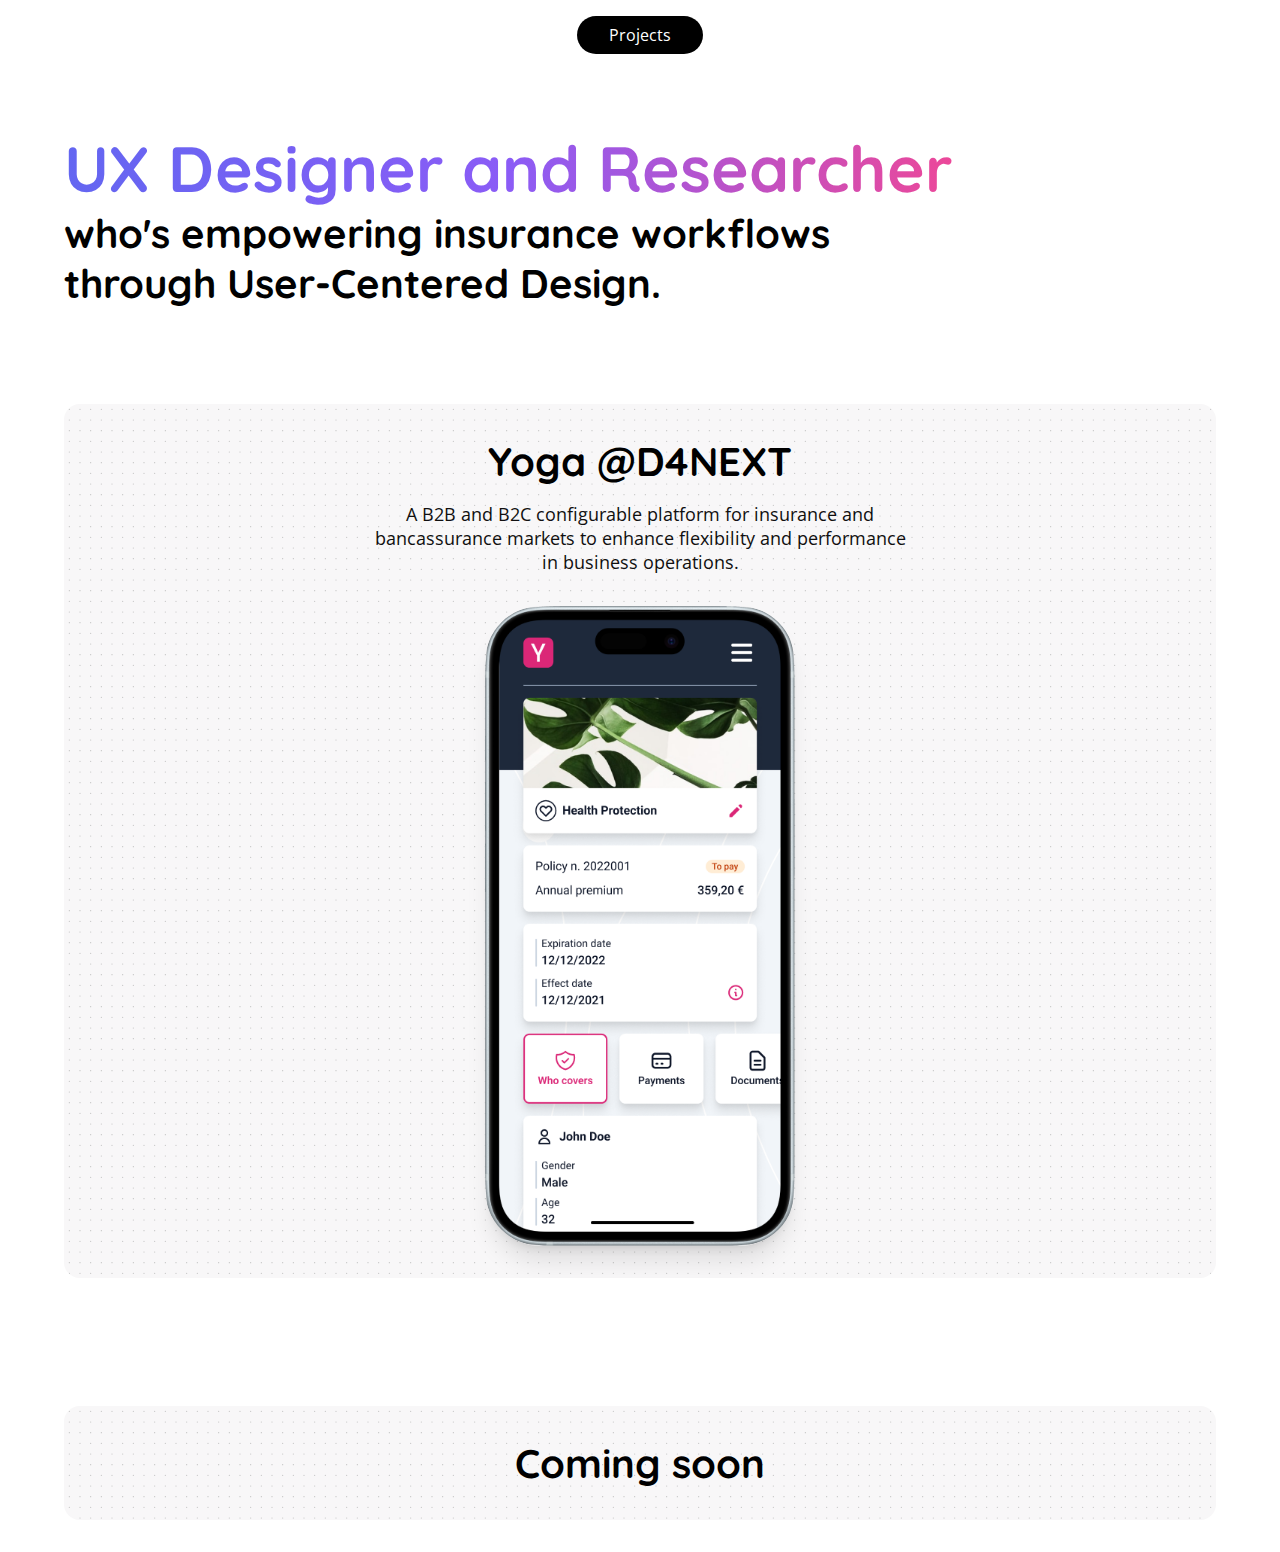
<file: index.html>
<!DOCTYPE html>
<html lang="en">
  <head>
    <meta charset="UTF-8" />
    <meta name="author" content="Federico Landorno" />
    <meta name="robots" content="all" />
    <meta
      http-equiv="keywords"
      content="UI/UX design Federico Landorno Portfolio User Experience Design Product Research"
    />
    <meta name="viewport" content="width=device-width, initial-scale=1.0" />
    <title>Portfolio</title>
    <link rel="stylesheet" href="styles/style.css" />
    <link rel="stylesheet" href="styles/menu.css" />
    <link rel="preconnect" href="https://fonts.googleapis.com" />
    <link rel="preconnect" href="https://fonts.gstatic.com" crossorigin />
    <link
      href="https://fonts.googleapis.com/css2?family=Quicksand:wght@300..700&display=swap"
      rel="stylesheet"
    />
    <link
      href="https://fonts.googleapis.com/css2?family=Open+Sans:ital,wght@0,300..800;1,300..800&family=Quicksand:wght@300..700&display=swap"
      rel="stylesheet"
    />
  </head>

  <body style="background-color: #fff; color: #010101">
    <main>
      <nav>
        <div id="pill">
          <ul>
            <li class="selected">Projects</li>
            <!--li>Clients</li>
                    <li>Bookshelf</li-->
          </ul>
        </div>
      </nav>

      <div id="about">
        <h1><span>UX Designer and Researcher</span></h1>
        <h2>
          who's empowering insurance workflows through User-Centered Design.
        </h2>
      </div>

      <div class="project">
        <a href="./yoga.html">
          <div class="bg-gradient"></div>
          <h2 id="title-yoga">Yoga @D4NEXT</h2>
          <div class="subtitle">
            A B2B and B2C configurable platform for insurance and bancassurance
            markets to enhance flexibility and performance in business
            operations.
          </div>
          <div id="content-yoga">
            <div class="main-object">
              <img src="assets/yoga-b2c.png" id="mockup-b2c" />
            </div>
          </div>
        </a>
      </div>

      <div class="project">
        <a>
          <h2>Coming soon<!--Widget control--></h2>
        </a>
        <!--div class="subtitle">Project brief</div>
                <div id="content-elux">
                    
                </div>
            <button class="learn">Learn more</button-->
      </div>
    </main>
  </body>
</html>
</file>
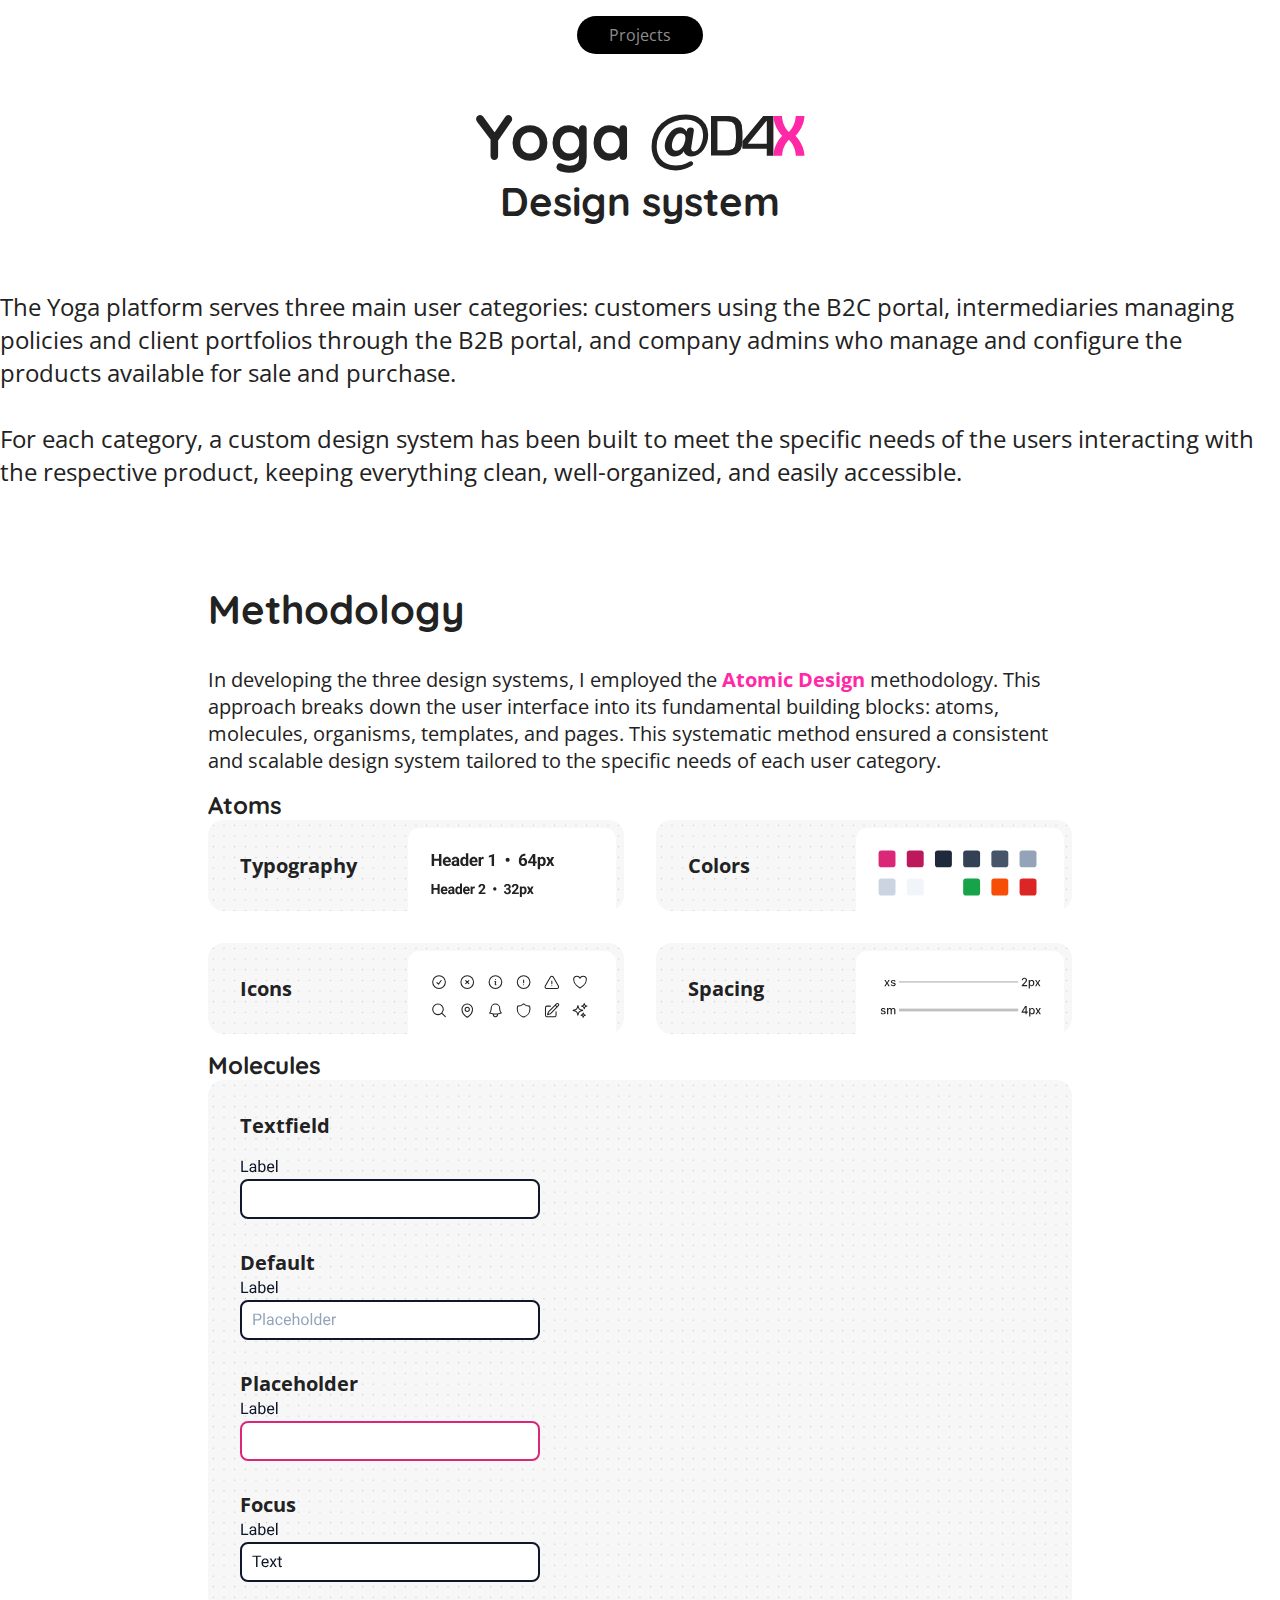
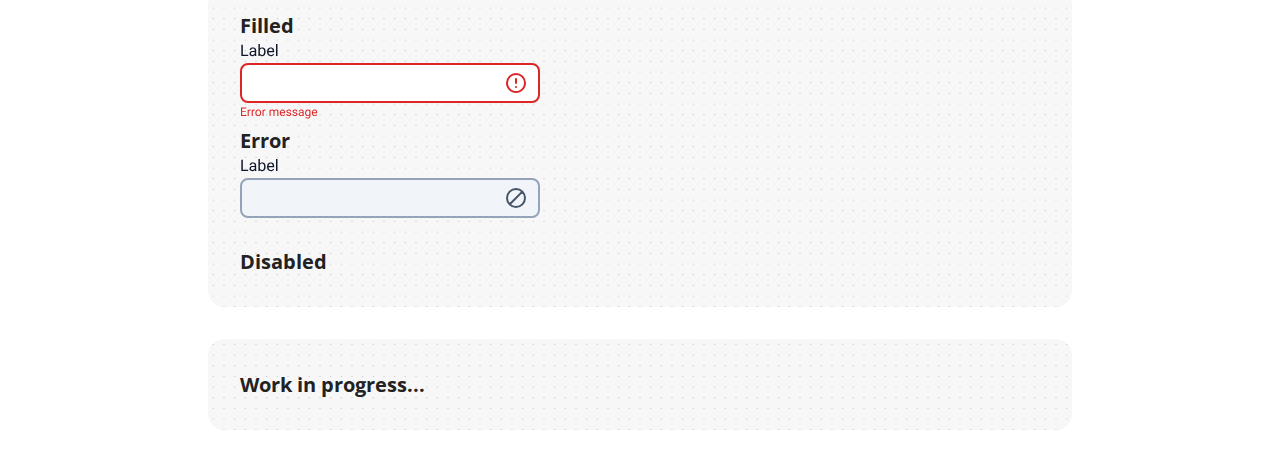
<file: yoga-design-system.html>
<!DOCTYPE html>
<html lang="en">

<head>
    <meta charset="UTF-8">
    <meta name="author" content="Federico Landorno">
    <meta name="robots" content="all">
    <meta HTTP-EQUIV="keywords" content="UI/UX design Federico Landorno Portfolio User Experience Design Product Research">
    <meta name="viewport" content="width=device-width, initial-scale=1.0">
    <title>Portfolio</title>
    <link rel="stylesheet" href="styles/yoga.css">
    <link rel="stylesheet" href="styles/menu.css">
    <link rel="preconnect" href="https://fonts.googleapis.com">
    <link rel="preconnect" href="https://fonts.gstatic.com" crossorigin>
    <link href="https://fonts.googleapis.com/css2?family=Quicksand:wght@300..700&display=swap" rel="stylesheet">
    <link href="https://fonts.googleapis.com/css2?family=Open+Sans:ital,wght@0,300..800;1,300..800&family=Quicksand:wght@300..700&display=swap" rel="stylesheet">

</head>

<body>

    <nav>
        <div id="pill">
            <ul>
                <li><a href="./index.html">Projects</a></li>
                
                    <!--li>Clients</li>
                    <li>Bookshelf</li-->
            </ul>
        </div>
    </nav>

    <main>

        <div id="heading">
            <div id="title">
                <h1>Yoga @</h1>
                <img src="assets/d4x.svg" />
            </div>
            <h2>Design system</h2>
        </div>

        <div id="brief">
            The Yoga platform serves three main user categories: customers using the B2C portal, intermediaries managing policies and client portfolios through the B2B portal, and company admins who manage and configure the products available for sale and purchase.
            <br /><br />
            For each category, a custom design system has been built to meet the specific needs of the users interacting with the respective product, keeping everything clean, well-organized, and easily accessible. 
        </div>

        <div id="section">
            <h2>Methodology</h2>    
            <p>
                In developing the three design systems, I employed the <a href="https://atomicdesign.bradfrost.com/" target="_blank"><b>Atomic Design</b></a> methodology. This approach breaks down the user interface into its fundamental building blocks: atoms, molecules, organisms, templates, and pages.
                This systematic method ensured a consistent and scalable design system tailored to the specific needs of each user category.
            </p>
            <h3>Atoms</h3>
            <div id="atoms">
                <div class="atom">
                    Typography
                    <img src="assets/typography.svg" alt="examples of typography used in the design system"/>
                </div>
                <div class="atom">
                    Colors
                    <img src="assets/colors.svg" alt="colors used in the design system"/>
                </div>
                <div class="atom">
                    Icons
                    <img src="assets/icons.svg" alt="subset of icons used in the design system"/>
                </div>
                <div class="atom">
                    Spacing
                    <img src="assets/spacing.svg" alt="subset of spacing used in the design system"/>
                </div>
            </div>

            <h3>Molecules</h3>
            <div id="molecules">
                <div class="molecule">
                    Textfield
                    <div id="properties">
                        <img src="assets/molecules/textfield-default.svg"/>
                        <div class="adjusted-text-to-field">Default</div>     
                        <img src="assets/molecules/textfield-placeholder.svg"/>
                        <div class="adjusted-text-to-field">Placeholder</div>
                        <img src="assets/molecules/textfield-focus.svg"/>
                        <div class="adjusted-text-to-field">Focus</div>
                        <img src="assets/molecules/textfield-filled.svg"/>
                        <div class="adjusted-text-to-field">Filled</div>
                        <img src="assets/molecules/textfield-error.svg"/>
                        <div>Error</div>
                        <img src="assets/molecules/textfield-disabled.svg"/>
                        <div class="adjusted-text-to-field">Disabled</div>
                    </div>
                </div>
            </div>

            <div class="molecule" style="margin-top: 2rem;">
                Work in progress... 
            </div>
        </div>


        
    </main>
    
</body>

</html>
</file>
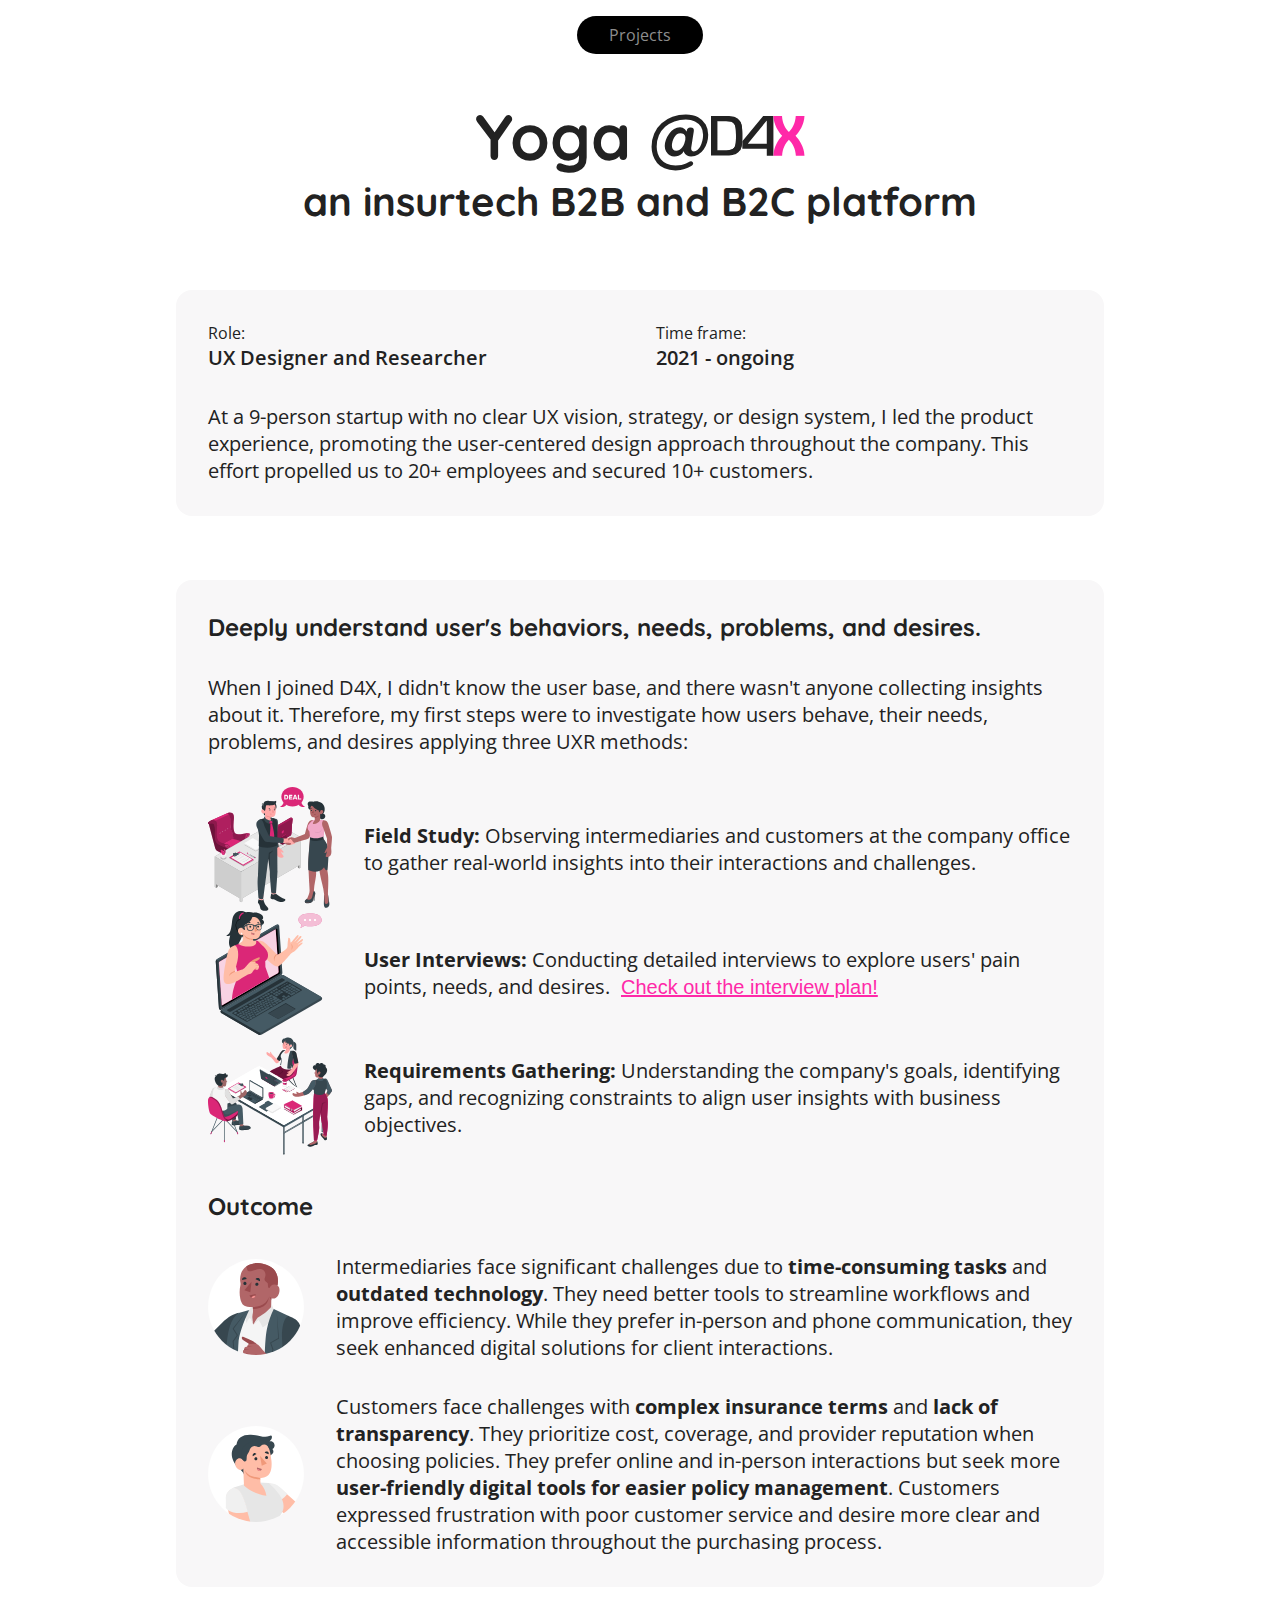
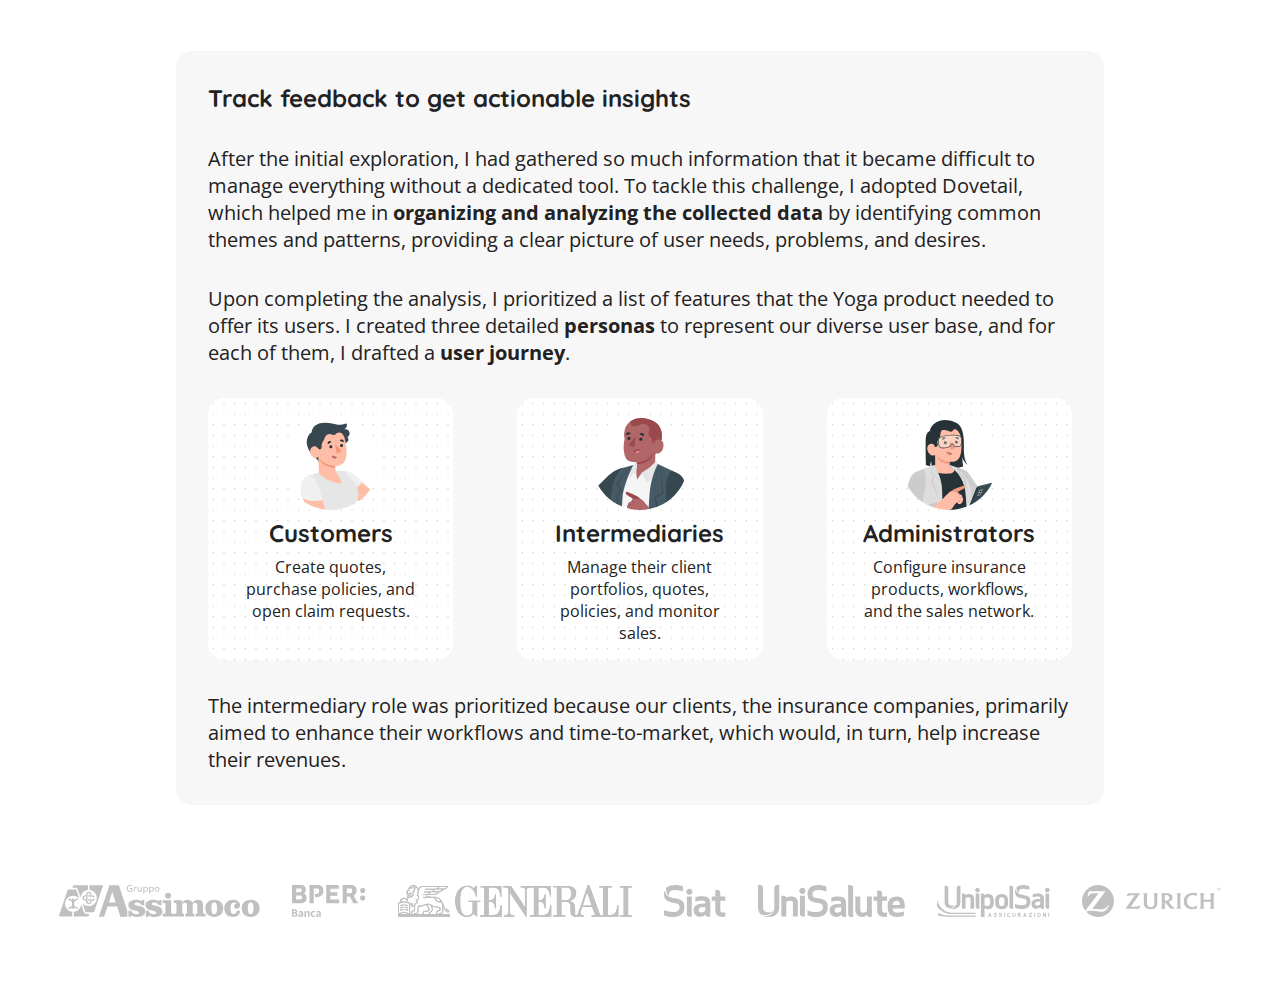
<file: yoga.html>
<!DOCTYPE html>
<html lang="en">
  <head>
    <meta charset="UTF-8" />
    <meta name="author" content="Federico Landorno" />
    <meta name="robots" content="all" />
    <meta
      http-equiv="keywords"
      content="UI/UX design Federico Landorno Portfolio User Experience Design Product Research"
    />
    <meta name="viewport" content="width=device-width, initial-scale=1.0" />
    <title>Portfolio</title>
    <link rel="stylesheet" href="styles/yoga.css" />
    <link rel="stylesheet" href="styles/menu.css" />
    <link rel="stylesheet" href="styles/modal.css" />
    <link rel="preconnect" href="https://fonts.googleapis.com" />
    <link rel="preconnect" href="https://fonts.gstatic.com" crossorigin />
    <link
      href="https://fonts.googleapis.com/css2?family=Quicksand:wght@300..700&display=swap"
      rel="stylesheet"
    />
    <link
      href="https://fonts.googleapis.com/css2?family=Open+Sans:ital,wght@0,300..800;1,300..800&family=Quicksand:wght@300..700&display=swap"
      rel="stylesheet"
    />
  </head>

  <body>
    <nav>
      <div id="pill">
        <ul>
          <li><a href="index.html">Projects</a></li>

          <!--li>Clients</li>
                    <li>Bookshelf</li-->
        </ul>
      </div>
    </nav>

    <main>
      <div id="heading">
        <div id="title">
          <h1>Yoga @</h1>
          <img src="assets/d4x.svg" />
        </div>
        <h2>an insurtech B2B and B2C platform</h2>
      </div>

      <div class="section" id="brief">
        <div>
          <div class="field">
            <div>Role:</div>
            <div>UX Designer and Researcher</div>
          </div>
          <div class="field">
            <div>Time frame:</div>
            <div>2021 - ongoing</div>
          </div>
        </div>
        <div>
          At a 9-person startup with no clear UX vision, strategy, or design
          system, I led the product experience, promoting the user-centered
          design approach throughout the company. This effort propelled us to
          20+ employees and secured 10+ customers<!--, and achieved an astonishing 1000% income increase-->.
        </div>
      </div>

      <div id="know-users">
        <h3>
          Deeply understand user's behaviors, needs, problems, and desires.
        </h3>
        When I joined D4X, I didn't know the user base, and there wasn't anyone
        collecting insights about it. Therefore, my first steps were to
        investigate how users behave, their needs, problems, and desires
        applying three UXR methods:
        <div>
          <div class="research-method">
            <img src="assets/research/field-study.svg" />
            <div>
              <strong>Field Study:</strong> Observing intermediaries and
              customers at the company office to gather real-world insights into
              their interactions and challenges.
            </div>
          </div>
          <div class="research-method">
            <img src="assets/research/interview.svg" />
            <div>
              <strong>User Interviews:</strong> Conducting detailed interviews
              to explore users' pain points, needs, and desires.
              <button class="btn-open">Check out the interview plan!</button>
            </div>
          </div>
          <div class="research-method">
            <img src="assets/research/requirements.svg" />
            <div>
              <strong>Requirements Gathering:</strong> Understanding the
              company's goals, identifying gaps, and recognizing constraints to
              align user insights with business objectives.
            </div>
          </div>
        </div>
        <h3>Outcome</h3>
        <div>
          <div style="display: flex; gap: 2rem; align-items: center">
            <div class="user-section-icon intermediary" style="margin: 0"></div>
            <div>
              Intermediaries face significant challenges due to
              <strong>time-consuming tasks</strong> and
              <strong>outdated technology</strong>. They need better tools to
              streamline workflows and improve efficiency. While they prefer
              in-person and phone communication, they seek enhanced digital
              solutions for client interactions.
            </div>
          </div>
        </div>
        <div style="display: flex; gap: 2rem; align-items: center">
          <div class="user-section-icon customer" style="margin: 0"></div>
          <div>
            Customers face challenges with
            <strong>complex insurance terms</strong> and
            <strong>lack of transparency</strong>. They prioritize cost,
            coverage, and provider reputation when choosing policies. They
            prefer online and in-person interactions but seek more
            <strong
              >user-friendly digital tools for easier policy management</strong
            >. Customers expressed frustration with poor customer service and
            desire more clear and accessible information throughout the
            purchasing process.
          </div>
        </div>
      </div>

      <div class="section">
        <h3>Track feedback to get actionable insights</h3>
        <div>
          After the initial exploration, I had gathered so much information that
          it became difficult to manage everything without a dedicated tool. To
          tackle this challenge, I adopted Dovetail, which helped me in
          <strong>organizing and analyzing the collected data</strong> by
          identifying common themes and patterns, providing a clear picture of
          user needs, problems, and desires.
        </div>
        <div>
          Upon completing the analysis, I prioritized a list of features that
          the Yoga product needed to offer its users. I created three detailed
          <strong>personas</strong> to represent our diverse user base, and for
          each of them, I drafted a <strong>user journey</strong>.
        </div>

        <div id="users">
          <div class="user-section">
            <div class="user-section-icon customer"></div>
            <h3>Customers</h3>
            Create quotes, purchase policies, and open claim requests.
          </div>
          <div class="user-section">
            <div class="user-section-icon intermediary"></div>
            <h3>Intermediaries</h3>
            Manage their client portfolios, quotes, policies, and monitor sales.
          </div>
          <div class="user-section">
            <div class="user-section-icon admin"></div>
            <h3>Administrators</h3>
            Configure insurance products, workflows, and the sales network.
          </div>
        </div>

        <div>
          The intermediary role was prioritized because our clients, the
          insurance companies, primarily aimed to enhance their workflows and
          time-to-market, which would, in turn, help increase their revenues.
        </div>
      </div>

      <div id="clients">
        <img src="assets/companies/assimoco.svg" alt="Assimoco" />
        <img src="assets/companies/bper.svg" alt="Bper" />
        <img src="assets/companies/generali.svg" alt="Generali" />
        <img src="assets/companies/siat.svg" alt="Siat" />
        <img src="assets/companies/unisalute.svg" alt="UniSalute" />
        <img src="assets/companies/unipolsai.svg" alt="UnipolSai" />
        <img src="assets/companies/zurich.svg" alt="Zurich" />
      </div>

      <section class="modal hidden">
        <div class="title">
          <h3>User Interview Plan</h3>
          <button class="btn-close">⨉</button>
        </div>
        <div class="content">
          <h4>Objective</h4>
          <p>
            To understand the behaviors, needs, and pain points of
            intermediaries and customers involved in selling and buying
            insurance policies. This will inform the design and development of
            user-centered solutions that enhance their experience.
          </p>
          <h4>Participants</h4>
          <ol>
            <li>
              <strong>Intermediaries</strong>: Insurance agents, brokers, and
              other professionals who sell policies.
            </li>
            <li>
              <strong>Customers</strong>: Individuals and businesses purchasing
              insurance policies.
            </li>
          </ol>
          <h4>Methodology</h4>
          <p>
            Conduct semi-structured interviews, allowing for in-depth
            exploration while maintaining focus on key topics.
          </p>
          <h4>Preparation</h4>
          <ol>
            <li>
              <strong>Develop Interview Guide</strong>: Prepare a set of
              open-ended questions.
            </li>
            <li>
              <strong>Recruit Participants</strong>: Identify and reach out to
              intermediaries and customers for participation.
            </li>
            <li>
              <strong>Consent</strong>: Obtain informed consent from all
              participants, explaining the purpose and ensuring confidentiality.
            </li>
          </ol>
          <h4>Interview Guide</h4>
          <p><strong>Introduction:</strong></p>
          <ul>
            <li>
              Introduce yourself and explain the purpose of the interview.
            </li>
            <li>
              Assure confidentiality and explain how the data will be used.
            </li>
            <li>Obtain verbal consent to proceed.</li>
          </ul>
          <p><strong>Warm-up Questions:</strong></p>
          <ol>
            <li>Can you tell me a little about yourself and your role?</li>
            <li>
              How long have you been working as an intermediary/customer of
              insurance policies?
            </li>
          </ol>
          <div class="highlight-section">
            <p><strong>For Intermediaries:</strong></p>
            <p><strong>Understanding the Sales Process:</strong></p>
            <ol>
              <li>
                Can you describe your typical process for selling an insurance
                policy?
              </li>
              <li>
                What tools or systems do you use to manage your sales process?
              </li>
            </ol>
            <p>
              <strong>Challenges and Pain Points:</strong>
            </p>
            <ol start="3">
              <li>What are the biggest challenges you face in your role?</li>
              <li>
                Can you describe a recent difficult experience you had with a
                client?
              </li>
            </ol>
            <p>
              <strong>Needs and Wishes:</strong>
            </p>
            <ol start="5">
              <li>
                What features or tools do you wish you had to make your job
                easier?
              </li>
              <li>
                How do you keep track of your clients' needs and follow up with
                them?
              </li>
            </ol>
            <p>
              <strong>Behavior and Workflow:</strong>
            </p>
            <ol start="7">
              <li>
                How do you usually communicate with clients (e.g., in-person,
                phone, email)?
              </li>
              <li>
                How do you handle and resolve customer queries and complaints?
              </li>
            </ol>
          </div>

          <div class="highlight-section" style="margin-top: 1rem">
            <p><strong>For Customers:</strong></p>
            <p><strong>Understanding the Buying Process:</strong></p>
            <ol>
              <li>
                Can you describe the last time you bought an insurance policy?
              </li>
              <li>
                What factors do you consider most important when choosing an
                insurance policy?
              </li>
            </ol>
            <p>
              <strong>Challenges and Pain Points:</strong>
            </p>
            <ol start="3">
              <li>
                What difficulties have you encountered while buying insurance?
              </li>
              <li>
                Can you share a frustrating experience you've had with an
                insurance provider?
              </li>
            </ol>
            <p>
              <strong>Needs and Wishes:</strong>
            </p>
            <ol start="5">
              <li>
                What do you wish insurance companies would do differently to
                improve your experience?
              </li>
              <li>
                Are there any features or services you think are missing from
                current insurance offerings?
              </li>
            </ol>
            <p>
              <strong>Behavior and Preferences:</strong>
            </p>
            <ol start="7">
              <li>
                How do you prefer to interact with insurance providers (e.g.,
                online, in-person, via phone)?
              </li>
              <li>
                How do you research and compare different insurance policies?
              </li>
            </ol>
          </div>
          <p><strong>Closing Questions:</strong></p>
          <ol>
            <li>
              Is there anything else you would like to share about your
              experience with insurance policies?
            </li>
            <li>
              Would you be interested in participating in future research?
            </li>
          </ol>
          <p><strong>Conclusion:</strong></p>
          <ul>
            <li>Thank the participant for their time and insights.</li>
            <li>
              Provide contact information for any follow-up questions or
              additional feedback.
            </li>
          </ul>
          <h4>Post-Interview</h4>
          <ol>
            <li>
              <strong>Transcription</strong>: Transcribe the interviews for
              detailed analysis.
            </li>
            <li>
              <strong>Analysis</strong>: Identify key themes, patterns, and
              insights.
            </li>
            <li>
              <strong>Report</strong>: Summarize findings and present them to
              stakeholders with actionable recommendations.
            </li>
          </ol>
        </div>
      </section>
      <div class="overlay hidden"></div>
    </main>
    <script src="scripts/modal.js"></script>
  </body>
</html>
</file>
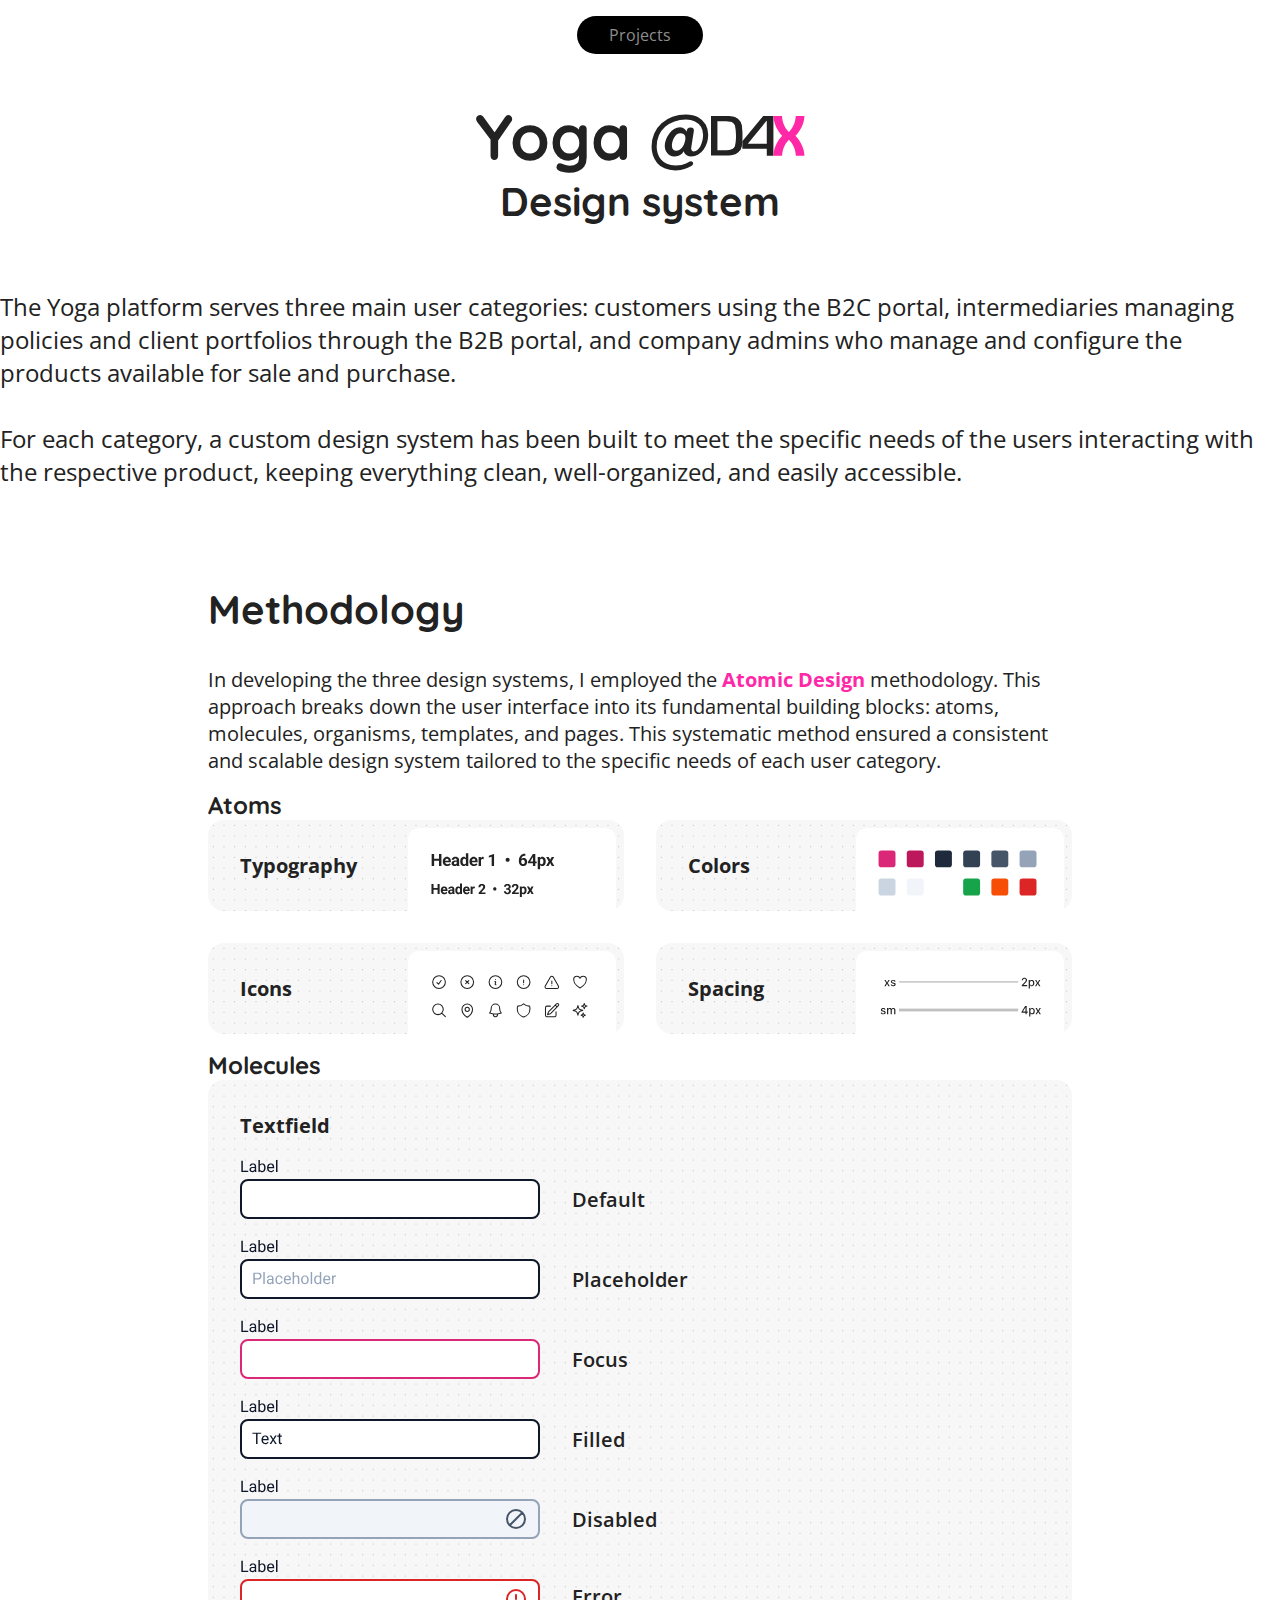
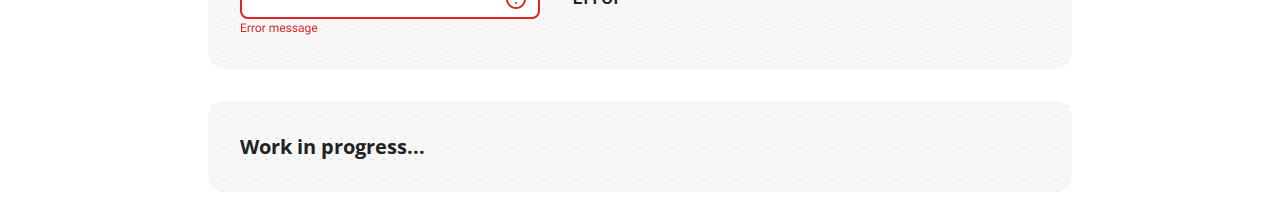
<file: yoga/design-system.html>
<!DOCTYPE html>
<html lang="en">

<head>
    <meta charset="UTF-8">
    <meta name="author" content="Federico Landorno">
    <meta name="robots" content="all">
    <meta HTTP-EQUIV="keywords" content="UI/UX design Federico Landorno Portfolio User Experience Design Product Research">
    <meta name="viewport" content="width=device-width, initial-scale=1.0">
    <title>Portfolio</title>
    <link rel="stylesheet" href="../styles/yoga.css">
    <link rel="stylesheet" href="../styles/menu.css">
    <link rel="preconnect" href="https://fonts.googleapis.com">
    <link rel="preconnect" href="https://fonts.gstatic.com" crossorigin>
    <link href="https://fonts.googleapis.com/css2?family=Quicksand:wght@300..700&display=swap" rel="stylesheet">
    <link href="https://fonts.googleapis.com/css2?family=Open+Sans:ital,wght@0,300..800;1,300..800&family=Quicksand:wght@300..700&display=swap" rel="stylesheet">

</head>

<body>

    <nav>
        <div id="pill">
            <ul>
                <li><a href="./index.html">Projects</a></li>
                
                    <!--li>Clients</li>
                    <li>Bookshelf</li-->
            </ul>
        </div>
    </nav>

    <main>

        <div id="heading">
            <div id="title">
                <h1>Yoga @</h1>
                <img src="../assets/d4x.svg" />
            </div>
            <h2>Design system</h2>
        </div>

        <div id="brief">
            The Yoga platform serves three main user categories: customers using the B2C portal, intermediaries managing policies and client portfolios through the B2B portal, and company admins who manage and configure the products available for sale and purchase.
            <br /><br />
            For each category, a custom design system has been built to meet the specific needs of the users interacting with the respective product, keeping everything clean, well-organized, and easily accessible. 
        </div>

        <div id="section">
            <h2>Methodology</h2>    
            <p>
                In developing the three design systems, I employed the <a href="https://atomicdesign.bradfrost.com/" target="_blank"><b>Atomic Design</b></a> methodology. This approach breaks down the user interface into its fundamental building blocks: atoms, molecules, organisms, templates, and pages.
                This systematic method ensured a consistent and scalable design system tailored to the specific needs of each user category.
            </p>
            <h3>Atoms</h3>
            <div id="atoms">
                <div class="atom">
                    Typography
                    <img src="../assets/typography.svg" alt="examples of typography used in the design system"/>
                </div>
                <div class="atom">
                    Colors
                    <img src="../assets/colors.svg" alt="colors used in the design system"/>
                </div>
                <div class="atom">
                    Icons
                    <img src="../assets/icons.svg" alt="subset of icons used in the design system"/>
                </div>
                <div class="atom">
                    Spacing
                    <img src="../assets/spacing.svg" alt="subset of spacing used in the design system"/>
                </div>
            </div>

            <h3>Molecules</h3>
            <div id="molecules">
                <div class="molecule">
                    Textfield
                    <!--
                    Checkbox
                    Button
                    Toggle
                    And more
                    <label for="radio1">Textfield</label>
                    <input type="radio" id="radio1" name="molecules">
                    <label for="radio2">Checkbox</label>
                    <input type="radio" id="radio2" name="molecules">-->
                    
                    <div id="textfield">
                        <img src="../assets/molecules/textfield-default.svg"/>
                        <div class="adjusted-text-to-field">Default</div>     
                        <img src="../assets/molecules/textfield-placeholder.svg"/>
                        <div class="adjusted-text-to-field">Placeholder</div>
                        <img src="../assets/molecules/textfield-focus.svg"/>
                        <div class="adjusted-text-to-field">Focus</div>
                        <img src="../assets/molecules/textfield-filled.svg"/>
                        <div class="adjusted-text-to-field">Filled</div>
                        <img src="../assets/molecules/textfield-disabled.svg"/>
                        <div class="adjusted-text-to-field">Disabled</div>
                        <img src="../assets/molecules/textfield-error.svg"/>
                        <div>Error</div>
                    </div>
                </div>
            </div>

            <div class="molecule" style="margin-top: 2rem;">
                Work in progress... 
            </div>
        </div>


        
    </main>
    
</body>

<script>
    document.getElementById('radio1').addEventListener('change', function() {
        const targetDiv = document.getElementById('textfield');
        if (this.checked) {
            targetDiv.classList.add('active');
        } else {
            targetDiv.classList.remove('active');
        }
    });
</script>

</html>
</file>
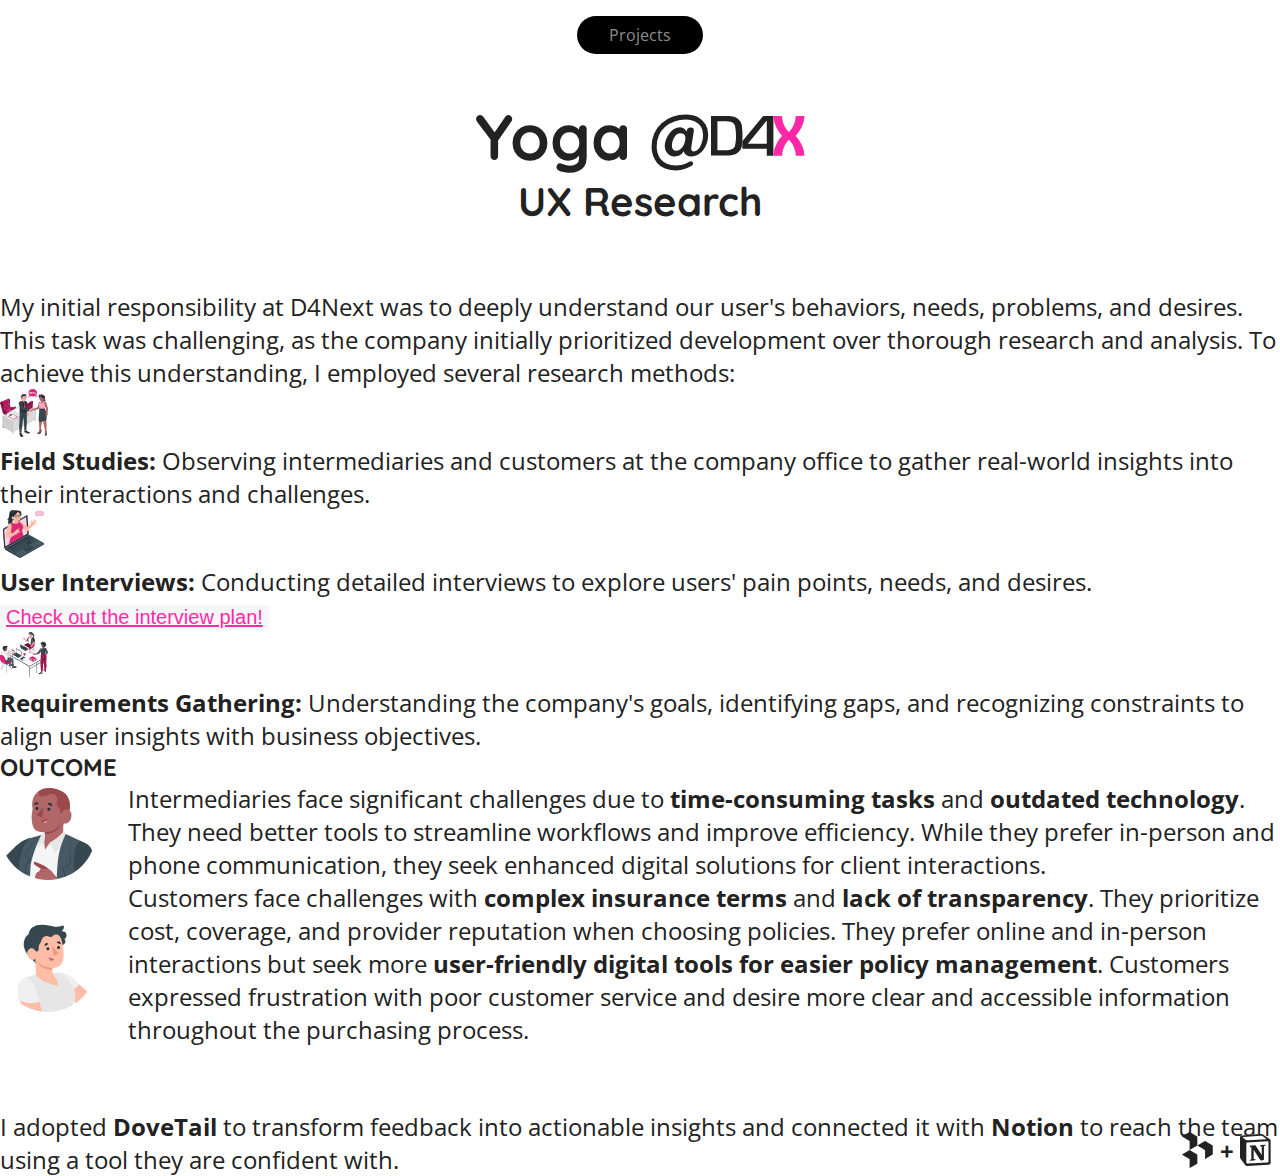
<file: yoga/ux-research.html>
<!DOCTYPE html>
<html lang="en">
  <head>
    <meta charset="UTF-8" />
    <meta name="author" content="Federico Landorno" />
    <meta name="robots" content="all" />
    <meta
      http-equiv="keywords"
      content="UI/UX design Federico Landorno Portfolio User Experience Design Product Research"
    />
    <meta name="viewport" content="width=device-width, initial-scale=1.0" />
    <title>Portfolio</title>
    <link rel="stylesheet" href="../styles/yoga.css" />
    <link rel="stylesheet" href="../styles/menu.css" />
    <link rel="stylesheet" href="../styles/modal.css" />
    <link rel="preconnect" href="https://fonts.googleapis.com" />
    <link rel="preconnect" href="https://fonts.gstatic.com" crossorigin />
    <link
      href="https://fonts.googleapis.com/css2?family=Quicksand:wght@300..700&display=swap"
      rel="stylesheet"
    />
    <link
      href="https://fonts.googleapis.com/css2?family=Open+Sans:ital,wght@0,300..800;1,300..800&family=Quicksand:wght@300..700&display=swap"
      rel="stylesheet"
    />
  </head>

  <body>
    <nav>
      <div id="pill">
        <ul>
          <li><a href="../index.html">Projects</a></li>

          <!--li>Clients</li>
                    <li>Bookshelf</li-->
        </ul>
      </div>
    </nav>

    <main>
      <div id="heading">
        <div id="title">
          <h1>Yoga @</h1>
          <img src="../assets/d4x.svg" />
        </div>
        <h2>UX Research</h2>
      </div>

      <div id="brief-research">
        My initial responsibility at D4Next was to deeply understand our user's
        behaviors, needs, problems, and desires. This task was challenging, as
        the company initially prioritized development over thorough research and
        analysis. To achieve this understanding, I employed several research
        methods:
        <div class="research-method">
          <img src="../assets/research/field-study.svg" />
          <div>
            <strong>Field Studies:</strong> Observing intermediaries and
            customers at the company office to gather real-world insights into
            their interactions and challenges.
          </div>
        </div>
        <div class="research-method">
          <img src="../assets/research/interview.svg" />
          <div>
            <strong>User Interviews:</strong> Conducting detailed interviews to
            explore users' pain points, needs, and desires.
            <button class="btn-open">Check out the interview plan!</button>
          </div>
        </div>
        <div class="research-method">
          <img src="../assets/research/requirements.svg" />
          <div>
            <strong>Requirements Gathering:</strong> Understanding the company's
            goals, identifying gaps, and recognizing constraints to align user
            insights with business objectives.
          </div>
        </div>
        <div>
          <h3>OUTCOME</h3>
          <div style="display: flex; gap: 2rem; align-items: center;">
            <div class="user-section-icon intermediary" style="margin: 0;"></div>
              <div>
                Intermediaries face significant challenges due to <strong>time-consuming tasks</strong> and <strong>outdated technology</strong>. They need better tools to streamline workflows and improve efficiency. While they prefer in-person and phone communication, they seek enhanced digital solutions for client interactions. 
              </div>  
            </div>
          </div>
          <div style="display: flex; gap: 2rem; align-items: center;">
            <div class="user-section-icon customer" style="margin: 0;"></div>
              <div>
                Customers face challenges with <strong>complex insurance terms</strong> and <strong>lack of transparency</strong>. They prioritize cost, coverage, and provider reputation when choosing policies. They prefer online and in-person interactions but seek more <strong>user-friendly digital tools for easier policy management</strong>. Customers expressed frustration with poor customer service and desire more clear and accessible information throughout the purchasing process.
              </div>  
            </div>
          </div>
      </div>

      <div id="brief-research" style="position: relative;">
        <div style="position:absolute; bottom:0.5rem; right:.5rem; display: flex; align-items: center;">
          <img src="../assets/dovetail.svg" style="width: 2rem;">
          &nbsp; <b>+</b> &nbsp;
          <img src="../assets/notion.svg" style="width: 2rem;">
        </div>
        <div>
          I adopted <a href="https://dovetail.com/" target="_blank"><b>DoveTail</b></a> to transform feedback into actionable insights and connected it with <a href="https://www.notion.so/" target="_blank"><b>Notion</b></a> to reach the team using a tool they are confident with.
        </div>
      </div>

    

      <section class="modal hidden">
        <div class="title">
          <h3>User Interview Plan</h3>
          <button class="btn-close">⨉</button>
        </div>
        <div class="content">
          <h4>Objective</h4>
          <p>
            To understand the behaviors, needs, and pain points of
            intermediaries and customers involved in selling and buying
            insurance policies. This will inform the design and development of
            user-centered solutions that enhance their experience.
          </p>
          <h4>Participants</h4>
          <ol>
            <li>
              <strong>Intermediaries</strong>: Insurance agents, brokers, and
              other professionals who sell policies.
            </li>
            <li>
              <strong>Customers</strong>: Individuals and businesses purchasing
              insurance policies.
            </li>
          </ol>
          <h4>Methodology</h4>
          <p>
            Conduct semi-structured interviews, allowing for in-depth
            exploration while maintaining focus on key topics.
          </p>
          <h4>Preparation</h4>
          <ol>
            <li>
              <strong>Develop Interview Guide</strong>: Prepare a set of
              open-ended questions.
            </li>
            <li>
              <strong>Recruit Participants</strong>: Identify and reach out to
              intermediaries and customers for participation.
            </li>
            <li>
              <strong>Consent</strong>: Obtain informed consent from all
              participants, explaining the purpose and ensuring confidentiality.
            </li>
          </ol>
          <h4>Interview Guide</h4>
          <p><strong>Introduction:</strong></p>
          <ul>
            <li>
              Introduce yourself and explain the purpose of the interview.
            </li>
            <li>
              Assure confidentiality and explain how the data will be used.
            </li>
            <li>Obtain verbal consent to proceed.</li>
          </ul>
          <p><strong>Warm-up Questions:</strong></p>
          <ol>
            <li>Can you tell me a little about yourself and your role?</li>
            <li>
              How long have you been working as an intermediary/customer of
              insurance policies?
            </li>
          </ol>
          <div class="highlight-section">
            <p><strong>For Intermediaries:</strong></p>
            <p><strong>Understanding the Sales Process:</strong></p>
            <ol>
              <li>
                Can you describe your typical process for selling an insurance
                policy?
              </li>
              <li>
                What tools or systems do you use to manage your sales process?
              </li>
            </ol>
            <p>
              <strong>Challenges and Pain Points:</strong>
            </p>
            <ol start="3">
              <li>What are the biggest challenges you face in your role?</li>
              <li>
                Can you describe a recent difficult experience you had with a
                client?
              </li>
            </ol>
            <p>
              <strong>Needs and Wishes:</strong>
            </p>
            <ol start="5">
              <li>
                What features or tools do you wish you had to make your job
                easier?
              </li>
              <li>
                How do you keep track of your clients' needs and follow up with
                them?
              </li>
            </ol>
            <p>
              <strong>Behavior and Workflow:</strong>
            </p>
            <ol start="7">
              <li>
                How do you usually communicate with clients (e.g., in-person,
                phone, email)?
              </li>
              <li>
                How do you handle and resolve customer queries and complaints?
              </li>
            </ol>
          </div>

          <div class="highlight-section" style="margin-top: 1rem;">
            <p><strong>For Customers:</strong></p>
            <p><strong>Understanding the Buying Process:</strong></p>
            <ol>
              <li>
                Can you describe the last time you bought an insurance policy?
              </li>
              <li>
                What factors do you consider most important when choosing an
                insurance policy?
              </li>
            </ol>
            <p>
              <strong>Challenges and Pain Points:</strong>
            </p>
            <ol start="3">
              <li>
                What difficulties have you encountered while buying insurance?
              </li>
              <li>
                Can you share a frustrating experience you've had with an
                insurance provider?
              </li>
            </ol>
            <p>
              <strong>Needs and Wishes:</strong>
            </p>
            <ol start="5">
              <li>
                What do you wish insurance companies would do differently to
                improve your experience?
              </li>
              <li>
                Are there any features or services you think are missing from
                current insurance offerings?
              </li>
            </ol>
            <p>
              <strong>Behavior and Preferences:</strong>
            </p>
            <ol start="7">
              <li>
                How do you prefer to interact with insurance providers (e.g.,
                online, in-person, via phone)?
              </li>
              <li>
                How do you research and compare different insurance policies?
              </li>
            </ol>
          </div>
          <p><strong>Closing Questions:</strong></p>
          <ol>
            <li>
              Is there anything else you would like to share about your
              experience with insurance policies?
            </li>
            <li>
              Would you be interested in participating in future research?
            </li>
          </ol>
          <p><strong>Conclusion:</strong></p>
          <ul>
            <li>Thank the participant for their time and insights.</li>
            <li>
              Provide contact information for any follow-up questions or
              additional feedback.
            </li>
          </ul>
          <h4>Post-Interview</h4>
          <ol>
            <li>
              <strong>Transcription</strong>: Transcribe the interviews for
              detailed analysis.
            </li>
            <li>
              <strong>Analysis</strong>: Identify key themes, patterns, and
              insights.
            </li>
            <li>
              <strong>Report</strong>: Summarize findings and present them to
              stakeholders with actionable recommendations.
            </li>
          </ol>
        </div>
      </section>

      <div class="overlay hidden"></div>
    </main>
    <script src="../scripts/modal.js"></script>
  </body>
</html>
</file>
<file: styles/style.css>
html {
  scroll-behavior: smooth;
}

body {
  margin: 0 auto;
  font-size: 1.5rem;
  width: 100%;
  min-height: 100vh;
  min-height: -webkit-fill-available;
  font-family: "Open Sans", sans-serif;
  font-optical-sizing: auto;
  font-weight: 400;
  font-style: normal;
}

h1 {
  font-size: 4rem;
  margin-top: 0rem;
  margin-bottom: 0rem;
  font-family: "Quicksand", sans-serif;
}

h2 {
  font-size: 2.5rem;
  margin: 0rem;
  font-family: "Quicksand", sans-serif;
}

h1 span,
h2 span {
  background: -webkit-linear-gradient(left, #6366f1, #8b5cf6, #ec4899);
  -webkit-background-clip: text;
  -webkit-text-fill-color: transparent;
}

h3 {
  font-size: 1.5rem;
  margin-top: 0rem;
  margin-bottom: 1rem;
  font-family: "Quicksand", sans-serif;
}

p {
  margin: 1rem 0rem 0rem 0rem;
}

a, a:link, a:visited, a:hover, a:active  {
    color: #000;
    text-decoration: none;
}

main {
  display: flex;
  flex-direction: column;
  gap: 4rem;
  max-width: 1400px;
  margin: auto;
}

#about {
  padding: 8rem 4rem 0rem 4rem;
}
#about h2 {
  max-width: 56rem;
}

.project a{
  background-color: #f8f7f8;
  background-image: url("../assets/dot-grid.svg");
  background-repeat: repeat;
  background-size: 32px;
  margin: 2rem 4rem;
  padding: 2rem;
  border-radius: 1rem;
  display: flex;
  flex-direction: column;
  align-items: center;
  gap: 2rem;
  overflow: hidden;
  position: relative;
}

.bg-gradient {
  background: -webkit-linear-gradient(left, #6366f1, #8b5cf6, #ec4899);
  width: 50px;
  height: 50px;
  position: absolute;
  left: 50%;
  top: 50%;
  translate: -50%;
  transition: 0.5s;
  border-radius: 100%;
  opacity: .9;
}
.project:hover .bg-gradient {
  transform: scale(35);
}

.subtitle {
  font-size: 1.125rem;
  color: #101010;
  text-align: center;
  z-index: 10;
  padding: 0 25%;
  margin-top: -1rem;
}

div[id^="content"] {
  height: 40rem;
  width: 100%;
  display: flex;
  flex-direction: column;
  align-items: center;
  justify-content: center;
}

#title-yoga {
  z-index: 10;
}

.main-object {
  height: 40rem;
  width: 100%;
  display: flex;
  align-items: center;
  justify-content: center;
  z-index: 10;
}

#mockup-b2c {
  height: 40rem;
  border-radius: 56px;
  transition: 0.3s;
  box-shadow: 0 20px 25px -5px rgb(0 0 0 / 0.1),
    0 8px 10px -6px rgb(0 0 0 / 0.1);
}

.project:hover #mockup-b2c {
  transform: scale(1.05);
  box-shadow: 0 40px 50px -10px rgb(0 0 0 / 0.2),
    0 16px 20px -12px rgb(0 0 0 / 0.2);
}
</file>
<file: styles/menu.css>
nav {
    position: fixed;
    top:0;
    left: 50%;
    transform: translate(-50%);
    z-index: 100;
    
}

#pill {
    margin-top: 1rem;
    padding: .5rem 2rem;
    border-radius: 2rem;
    background-color: #000;
    color: #8d8d8d;
    font-size: 1rem;
}

#pill ul {
    list-style-type: none;
    margin: 0;
    padding: 0;
    display: flex;
    gap: 1rem;
    
}

#pill ul li {
    display: inline;
    cursor: pointer;
    transition: .3s;
}

#pill ul li a{
    color: inherit;
    text-decoration: inherit;
}

#pill ul .selected {
    color: #fff;
}

#pill ul :not(.selected):hover{
    color: #fff;
}
</file>
<file: styles/yoga.css>
html {
  scroll-behavior: smooth;
}

body {
  margin: 0 auto;
  font-size: 1.5rem;
  width: 100%;
  min-height: 100vh;
  min-height: -webkit-fill-available;
  font-family: "Open Sans", sans-serif;
  font-optical-sizing: auto;
  font-weight: 400;
  font-style: normal;
  background-color: #fff;
  color: #222;
}

h1 {
  font-size: 4rem;
  margin-top: 0rem;
  margin-bottom: 0rem;
  font-family: "Quicksand", sans-serif;
}

h2 {
  font-size: 2.5rem;
  margin: 0rem;
  font-family: "Quicksand", sans-serif;
}

h2 span {
  background: -webkit-linear-gradient(left, #6366f1, #8b5cf6, #ec4899);
  -webkit-background-clip: text;
  -webkit-text-fill-color: transparent;
}

h3 {
  font-size: 1.5rem;
  margin-top: 0rem;
  margin-bottom: 0rem;
  font-family: "Quicksand", sans-serif;
}

p {
  margin: 2rem 0rem 0rem 0rem;
}

a {
  color: inherit;
  text-decoration: inherit;
}

main {
  display: flex;
  flex-direction: column;
  gap: 4rem;
  max-width: 1400px;
  margin: auto;
}

#heading {
  padding: 6rem 4rem 0rem 4rem;
  text-align: center;
}

#title {
  width: 100%;
  display: flex;
  justify-content: center;
  align-items: center;
}
#title img {
  height: 2.5rem;
}

.section {
  max-width: 54rem;
  margin: 0 auto;
  padding: 2rem;
  background-color: #f8f7f8;
  border-radius: 1rem;
  display: flex;
  flex-direction: column;
  gap: 2rem;
  font-size: 1.25rem;
}

.bg-dotted {
  background-color: #f8f7f8;
  background-image: url("../assets/dot-grid.svg");
  background-repeat: repeat;
  background-size: 32px;
}

#brief > div:nth-child(1) {
  display: flex;
  gap: 2rem;
}
#brief .field {
  display: flex;
  flex-direction: column;
  width: 50%;
}
#brief .field > div:nth-child(1) {
  font-size: 1rem;
}
#brief .field > div:nth-child(2) {
  font-size: 1.25rem;
  font-weight: 600;
}

#clients {
  display: flex;
  flex-wrap: wrap;
  justify-content: center;
  align-items: center;
  gap: 2rem;
  padding: 1rem;
  margin-bottom: 4rem;
}

#users {
  display: flex;
  gap: 4rem;
}

.user-section {
  width: 33%;
  padding: 1rem 2rem;
  background-color: #fff;
  background-image: url("../assets/dot-grid.svg");
  background-repeat: repeat;
  background-size: 32px;
  border-radius: 1rem;
  display: flex;
  flex-direction: column;
  align-items: center;
  font-size: 1rem;
  text-align: center;
}
.user-section h3 {
  margin-bottom: 0.5rem;
}
.user-section-icon {
  height: 6rem;
  width: 6rem;
  border-radius: 100%;
  margin-bottom: 0.5rem;
  flex-shrink: 0;
}
.customer {
  background: url("../assets/customer.svg"), #fff;
  background-repeat: no-repeat;
  background-size: cover;
}
.intermediary {
  background: url("../assets/intermediary.svg"), #fff;
  background-repeat: no-repeat;
  background-size: cover;
}
.admin {
  background: url("../assets/admin.svg"), #fff;
  background-repeat: no-repeat;
  background-size: cover;
}

/*DESIGN SYSTEM*/
#section {
  max-width: 54rem;
  margin: 0 auto;
  padding: 2rem;
  gap: 2rem;
  font-size: 1.25rem;
}
#section a {
  color: #ff29a8;
}
#section h3 {
  margin-top: 1rem;
}

#atoms {
  display: flex;
  flex-wrap: wrap;
  justify-content: center;
  align-items: center;
  gap: 2rem;
}
.atom {
  padding: 2rem;
  background-color: #f8f7f8;
  background-image: url("../assets/dot-grid.svg");
  background-repeat: repeat;
  background-size: 32px;
  border-radius: 1rem;
  width: calc(50% - 5rem);
  position: relative;
  font-weight: 700;
}
.atom img {
  object-fit: cover;
  object-position: top;
  width: 50%;
  height: calc(100% - 8px);
  position: absolute;
  bottom: 0px;
  right: 8px;
  border-radius: 0.5rem 0.5rem 0 0;
}

#molecules {
  display: flex;
  flex-direction: column;
  gap: 2rem;
}
.molecule {
  padding: 2rem;
  background-color: #f8f7f8;
  background-image: url("../assets/dot-grid.svg");
  background-repeat: repeat;
  background-size: 32px;
  border-radius: 1rem;
  display: flex;
  flex-direction: column;
  gap: 1rem;
  font-weight: 700;
}
#textfield {
  display: grid;
  grid-template-columns: max-content auto;
  align-items: center;
  gap: 1rem 2rem;
  font-weight: 600;
}
.adjusted-text-to-field {
  margin-top: 1.5rem;
}

input[type="radio"] {
  visibility: hidden;
}
#textfield.active {
  visibility: visible;
}

/* RESEARCH */
#know-users {
  max-width: 54rem;
  margin: 0 auto;
  padding: 2rem;
  background-color: #f8f7f8;
  border-radius: 1rem;
  display: flex;
  flex-direction: column;
  gap: 2rem;
  font-size: 1.25rem;
}
#know-users .research-method {
  display: flex;
  gap: 2rem;
  align-items: center;
}
#know-users .research-method img {
  height: 124px;
}
#know-users .research-method div {
  height: min-content;
}

#know-users a {
  color: #ff29a8;
}

.btn-open {
  display: inline-block;
  font-weight: 500;
  color: #ff29a8;
  background-color: #f8f7f8;
  text-decoration: underline;
  font-size: 1.25rem;
}
</file>
<file: styles/modal.css>
.modal {
  min-width: 28rem;
  max-width: 58rem;
  max-height: 80vh;
  padding: 2rem;
  min-height: 250px;
  position: absolute;
  top: 10%;
  bottom: 10%;
  background-color: white;
  border-radius: 1rem;
  z-index: 200;
  left: 50%;
  translate: -50%;
  opacity: 1;
}

button {
  cursor: pointer;
  border: none;
  font-weight: 600;
}

.btn-close {
  padding: 0.5rem 0.5rem;
  background: #eee;
  border-radius: 50%;
  width: 50px;
  aspect-ratio: 1/1;
  transition: 0.3s;
}
.btn-close:hover {
  color: #ff29a8;
}

.overlay {
  position: fixed;
  top: 0;
  bottom: 0;
  left: 0;
  right: 0;
  width: 100%;
  height: 100%;
  background: rgba(0, 0, 0, 0.5);
  backdrop-filter: blur(3px);
  z-index: 100;
  opacity: 1;
}

.hidden {
  display: none;
  animation: slideaway 300ms;
}
@keyframes slideaway {
  from {
    display: block;
  }
  to {
    transform: translateY(0rem);
    opacity: 0;
  }
}

.modal .title {
  display: flex;
  align-items: center;
  justify-content: space-between;
  gap: 1rem;
  margin-bottom: 1rem;
}
.modal .title h3 {
  margin-bottom: 0;
  font-size: 2rem;
}
.modal .content {
  height: 90%;
  overflow-y: auto;
  margin-right: -2rem;
  padding-right: 2rem;
}
.modal .content h4 {
  font-size: 1.5rem;
  margin: 1rem 0 0rem 0;
}
.modal .content p,
.modal .content ol,
.modal .content ul {
  font-size: 1rem;
  margin: .5rem 0;
}

.modal .content .highlight-section {
  background-color: #f8f7f8;
  border-radius: .5rem;
  padding: 0 .5rem;
  display: inline-block;
  width:calc(100% - 1rem);
}
</file>
